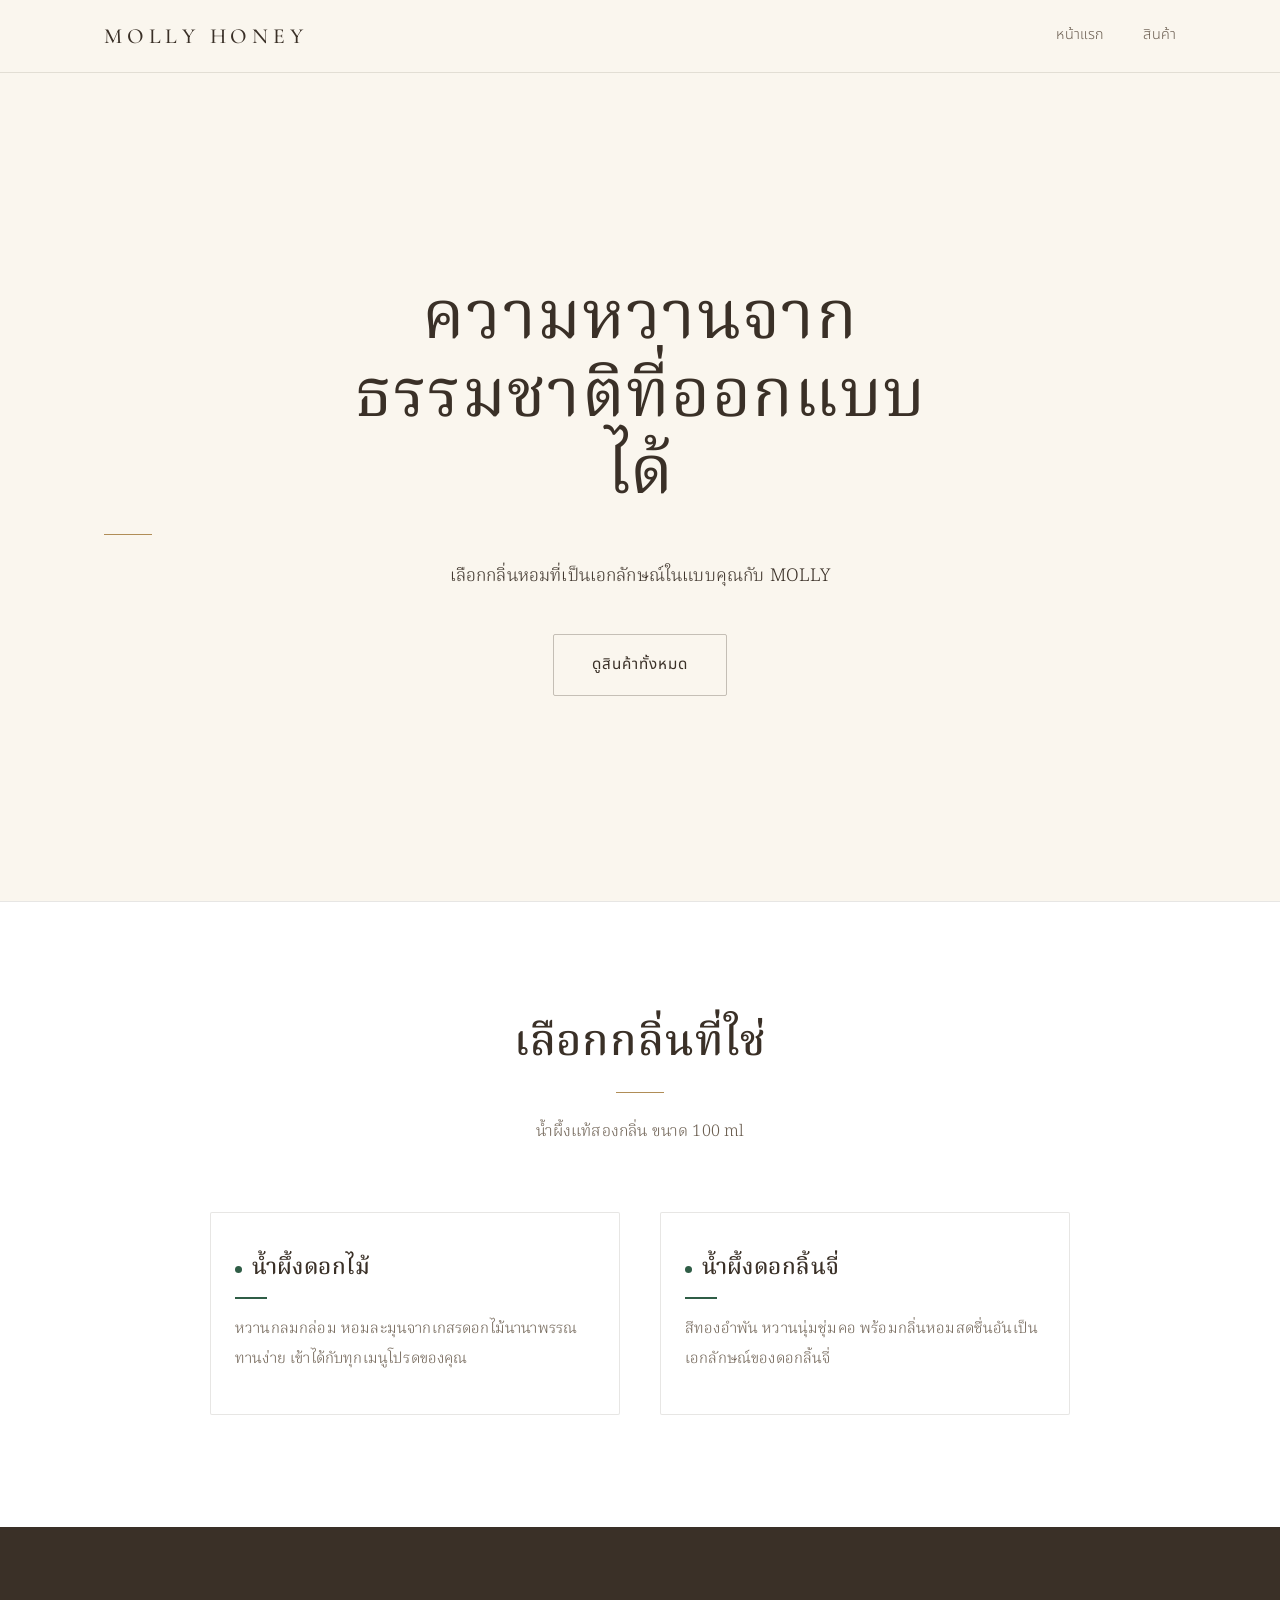
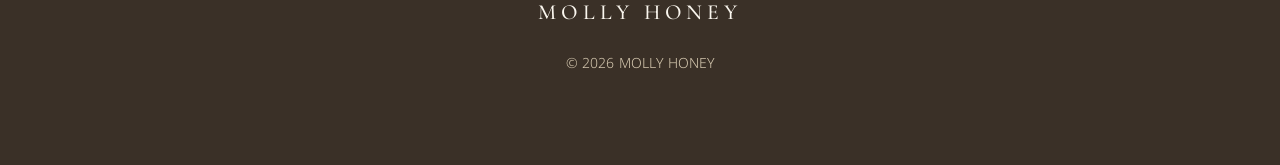
<file: index.html>
<!DOCTYPE html>
<html lang="th">
<head>
  <meta charset="UTF-8">
  <meta name="viewport" content="width=device-width, initial-scale=1">
  <title>MOLLY HONEY — น้ำผึ้งแท้เกรดพรีเมียม</title>
  <meta name="description" content="น้ำผึ้งแท้เกรดพรีเมียม หอมกรุ่นกลิ่นดอกไม้ธรรมชาติจาก MOLLY HONEY">
  <link rel="stylesheet" href="style.css">
  <style>
    /* สไตล์เฉพาะหน้าแรก */
    .hero {
      display: flex;
      align-items: center;
      justify-content: center;
      min-height: calc(100vh - 4.5rem);
      min-height: calc(100svh - 4.5rem);
      padding: var(--space-5) 0;
      text-align: center;
    }
    .hero h1 { max-width: 20ch; margin-left: auto; margin-right: auto; }
    .hero p { margin-left: auto; margin-right: auto; margin-bottom: var(--space-4); }

    .scent-grid {
      grid-template-columns: repeat(2, 1fr);
      max-width: 860px;
      margin: 0 auto;
    }
    .scent-card {
      padding: var(--space-4) var(--space-3);
      transition: border-color 0.25s;
    }
    .scent-card:hover { border-color: var(--gold); }
    .scent-card h3 { margin-bottom: 0; }
    .scent-card p { margin-bottom: 0; font-size: 0.95rem; }

    @media (max-width: 600px) {
      .hero { min-height: calc(100svh - 3.75rem); }
      .scent-grid { grid-template-columns: 1fr; }
    }
  </style>
</head>
<body>

  <header class="site-header">
    <div class="container">
      <a class="brand" href="index.html">MOLLY HONEY</a>
      <nav class="nav" aria-label="เมนูหลัก">
        <a href="index.html" aria-current="page">หน้าแรก</a>
        <a href="product.html">สินค้า</a>
      </nav>
    </div>
  </header>

  <main>
    <section class="hero">
      <div class="container">
        <h1>ความหวานจากธรรมชาติที่ออกแบบได้</h1>
        <span class="rule" aria-hidden="true"></span>
        <p class="lead">เลือกกลิ่นหอมที่เป็นเอกลักษณ์ในแบบคุณกับ MOLLY</p>
        <a class="btn" href="product.html">ดูสินค้าทั้งหมด</a>
      </div>
    </section>

    <section class="section section--white section--bordered" id="scents">
      <div class="container">
        <div class="section-head center">
          <h2>เลือกกลิ่นที่ใช่</h2>
          <span class="rule" aria-hidden="true"></span>
          <p>น้ำผึ้งแท้สองกลิ่น ขนาด 100 ml</p>
        </div>

        <div class="grid scent-grid">
          <a class="card scent-card mood-fresh" href="product.html?mood=molly-flower-100">
            <h3><span class="mood-dot" aria-hidden="true"></span>น้ำผึ้งดอกไม้</h3>
            <span class="mood-rule" aria-hidden="true"></span>
            <p>หวานกลมกล่อม หอมละมุนจากเกสรดอกไม้นานาพรรณ ทานง่าย เข้าได้กับทุกเมนูโปรดของคุณ</p>
          </a>

          <a class="card scent-card mood-fresh" href="product.html?mood=molly-lychee-100">
            <h3><span class="mood-dot" aria-hidden="true"></span>น้ำผึ้งดอกลิ้นจี่</h3>
            <span class="mood-rule" aria-hidden="true"></span>
            <p>สีทองอำพัน หวานนุ่มชุ่มคอ พร้อมกลิ่นหอมสดชื่นอันเป็นเอกลักษณ์ของดอกลิ้นจี่</p>
          </a>
        </div>
      </div>
    </section>
  </main>

  <footer class="site-footer">
    <div class="container center">
      <a class="brand" href="index.html">MOLLY HONEY</a>
      <p class="small" style="margin-top: var(--space-2); color: var(--beige);">© 2026 MOLLY HONEY</p>
    </div>
  </footer>

  <script src="script.js"></script>
</body>
</html>
</file>
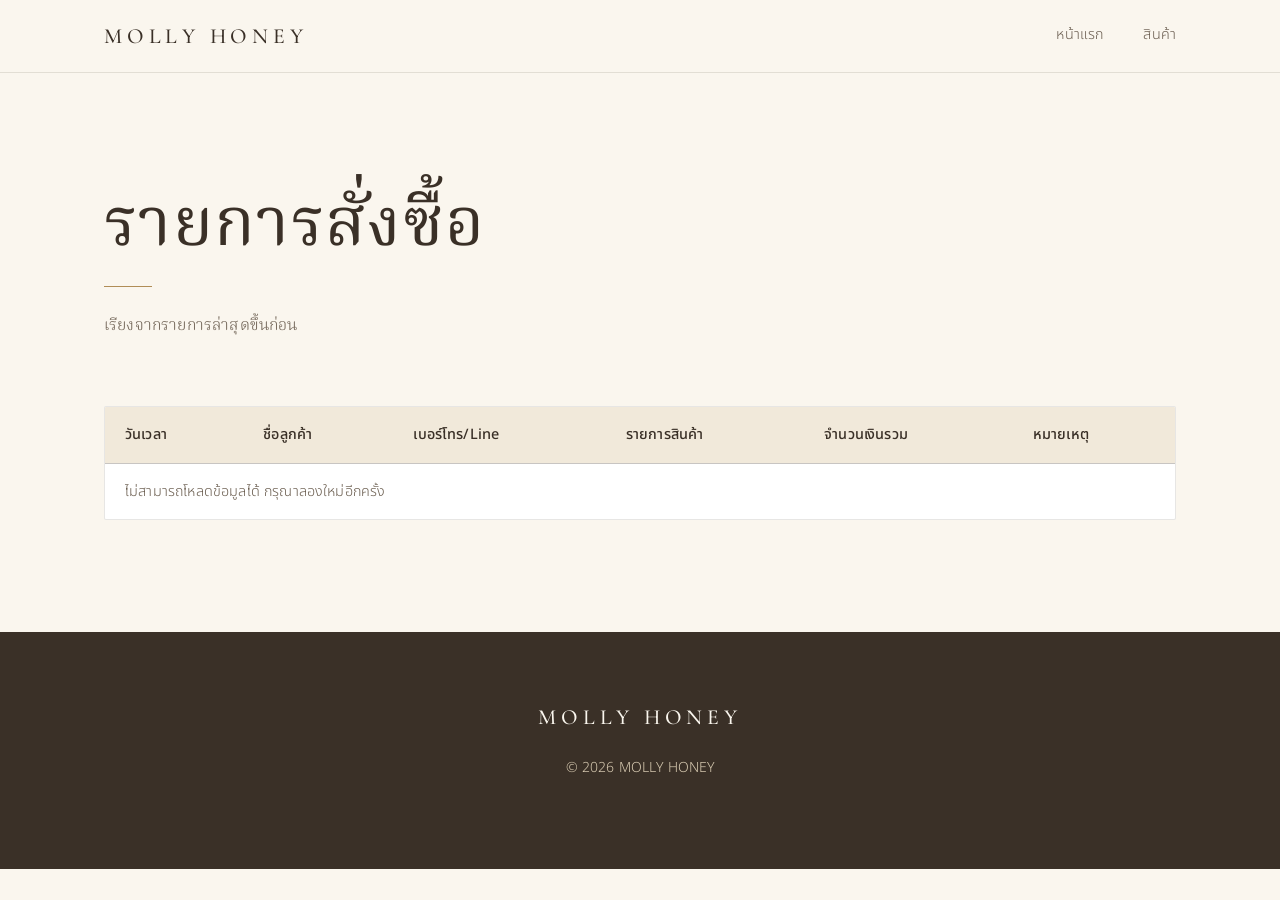
<file: admin.html>
<!DOCTYPE html>
<html lang="th">
<head>
  <meta charset="UTF-8">
  <meta name="viewport" content="width=device-width, initial-scale=1">
  <meta name="robots" content="noindex, nofollow">
  <title>รายการสั่งซื้อ — MOLLY HONEY</title>
  <link rel="stylesheet" href="style.css">
  <style>
    /* สไตล์เฉพาะหน้าแอดมิน */
    .table-wrap {
      overflow-x: auto;
      background: var(--white);
      border: 1px solid var(--line-soft);
      border-radius: var(--radius);
    }
    #ordersTable {
      width: 100%;
      min-width: 760px;
      border-collapse: collapse;
      font-family: var(--font-ui);
      font-size: 0.9rem;
      line-height: 1.6;
    }
    #ordersTable th,
    #ordersTable td {
      padding: 1rem 1.25rem;
      text-align: left;
      vertical-align: top;
      border-bottom: 1px solid var(--line-soft);
    }
    #ordersTable thead th {
      font-weight: 500;
      color: var(--ink);
      background: var(--cream-deep);
      border-bottom: 1px solid var(--line);
      white-space: nowrap;
    }
    #ordersTable tbody td { color: var(--ink-soft); }
    #ordersTable tbody td:first-child { white-space: nowrap; }
    #ordersTable tbody tr:last-child td { border-bottom: 0; }
    #ordersTable tbody tr:hover td { background: var(--cream); }
  </style>
</head>
<body>

  <header class="site-header">
    <div class="container">
      <a class="brand" href="index.html">MOLLY HONEY</a>
      <nav class="nav" aria-label="เมนูหลัก">
        <a href="index.html">หน้าแรก</a>
        <a href="product.html">สินค้า</a>
      </nav>
    </div>
  </header>

  <main class="section">
    <div class="container">
      <div class="section-head">
        <h1>รายการสั่งซื้อ</h1>
        <span class="rule" aria-hidden="true"></span>
        <p>เรียงจากรายการล่าสุดขึ้นก่อน</p>
      </div>

      <div class="table-wrap">
        <table id="ordersTable">
          <thead>
            <tr>
              <th>วันเวลา</th>
              <th>ชื่อลูกค้า</th>
              <th>เบอร์โทร/Line</th>
              <th>รายการสินค้า</th>
              <th>จำนวนเงินรวม</th>
              <th>หมายเหตุ</th>
            </tr>
          </thead>
          <tbody></tbody>
        </table>
      </div>
    </div>
  </main>

  <footer class="site-footer">
    <div class="container center">
      <a class="brand" href="index.html">MOLLY HONEY</a>
      <p class="small" style="margin-top: var(--space-2); color: var(--beige);">© 2026 MOLLY HONEY</p>
    </div>
  </footer>

  <script src="script.js"></script>
</body>
</html>
</file>
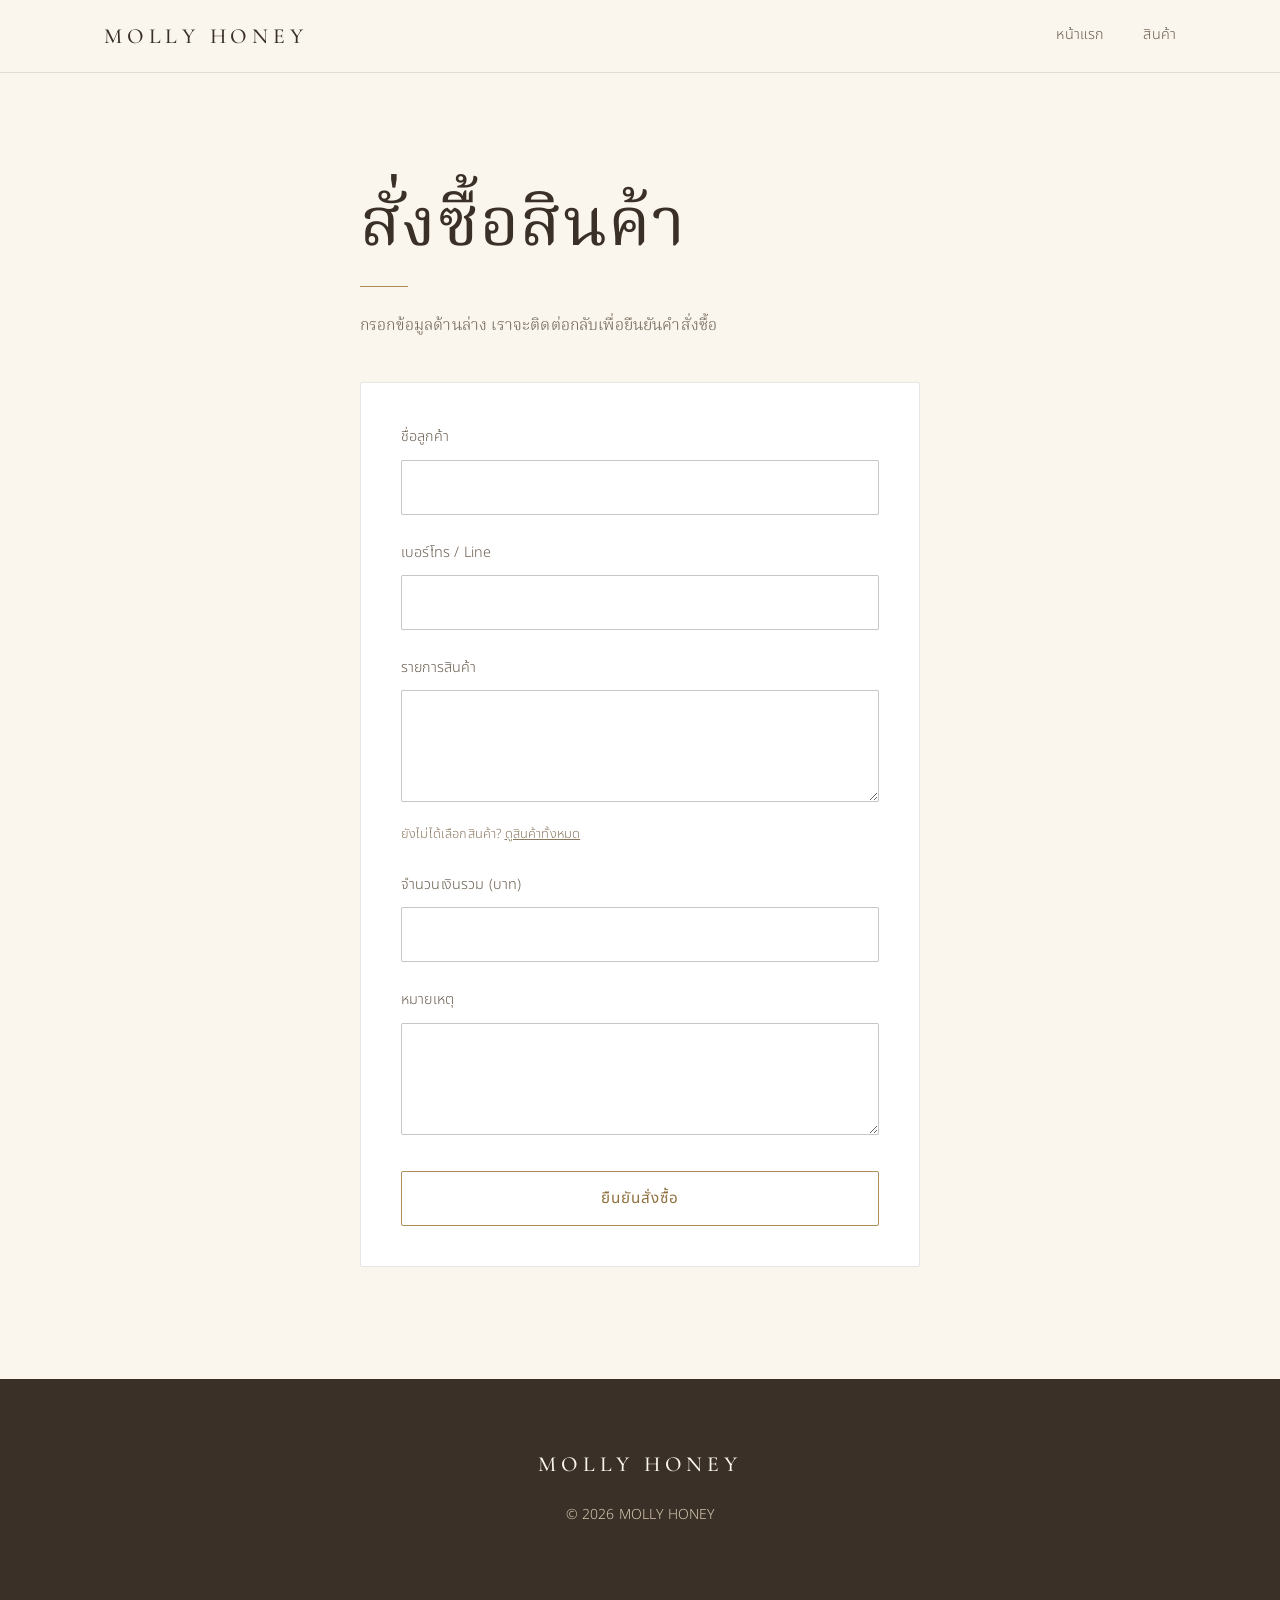
<file: order.html>
<!DOCTYPE html>
<html lang="th">
<head>
  <meta charset="UTF-8">
  <meta name="viewport" content="width=device-width, initial-scale=1">
  <title>สั่งซื้อ — MOLLY HONEY</title>
  <link rel="stylesheet" href="style.css">
  <style>
    /* สไตล์เฉพาะหน้าสั่งซื้อ */
    .order-wrap { max-width: 560px; margin: 0 auto; }
    .order-wrap .section-head { margin-bottom: var(--space-4); }
    .order-form { background: var(--white); border: 1px solid var(--line-soft); border-radius: var(--radius); padding: var(--space-4); }
    .field .hint { margin: var(--space-1) 0 0; font-family: var(--font-ui); font-size: 0.8rem; color: var(--beige-dark); }
    .order-form .btn { margin-top: var(--space-2); }
    .order-form .btn:disabled { opacity: 0.5; cursor: wait; }
    @media (max-width: 600px) {
      .order-form { padding: var(--space-3); }
    }
  </style>
</head>
<body>

  <header class="site-header">
    <div class="container">
      <a class="brand" href="index.html">MOLLY HONEY</a>
      <nav class="nav" aria-label="เมนูหลัก">
        <a href="index.html">หน้าแรก</a>
        <a href="product.html">สินค้า</a>
      </nav>
    </div>
  </header>

  <main class="section">
    <div class="container">
      <div class="order-wrap">
        <div class="section-head">
          <h1>สั่งซื้อสินค้า</h1>
          <span class="rule" aria-hidden="true"></span>
          <p>กรอกข้อมูลด้านล่าง เราจะติดต่อกลับเพื่อยืนยันคำสั่งซื้อ</p>
        </div>

        <form id="orderForm" class="order-form">
          <div class="field">
            <label for="customerName">ชื่อลูกค้า</label>
            <input type="text" id="customerName" name="customerName" autocomplete="name" required>
          </div>

          <div class="field">
            <label for="contact">เบอร์โทร / Line</label>
            <input type="text" id="contact" name="contact" autocomplete="tel" required>
          </div>

          <div class="field">
            <label for="items">รายการสินค้า</label>
            <textarea id="items" name="items" rows="2" required></textarea>
            <p class="hint">ยังไม่ได้เลือกสินค้า? <a href="product.html" style="text-decoration: underline;">ดูสินค้าทั้งหมด</a></p>
          </div>

          <div class="field">
            <label for="total">จำนวนเงินรวม (บาท)</label>
            <input type="number" id="total" name="total" min="0" step="any" inputmode="decimal" required>
          </div>

          <div class="field">
            <label for="note">หมายเหตุ</label>
            <textarea id="note" name="note"></textarea>
          </div>

          <button type="submit" class="btn btn--gold btn--block">ยืนยันสั่งซื้อ</button>
        </form>
      </div>
    </div>
  </main>

  <footer class="site-footer">
    <div class="container center">
      <a class="brand" href="index.html">MOLLY HONEY</a>
      <p class="small" style="margin-top: var(--space-2); color: var(--beige);">© 2026 MOLLY HONEY</p>
    </div>
  </footer>

  <script src="script.js"></script>
</body>
</html>
</file>
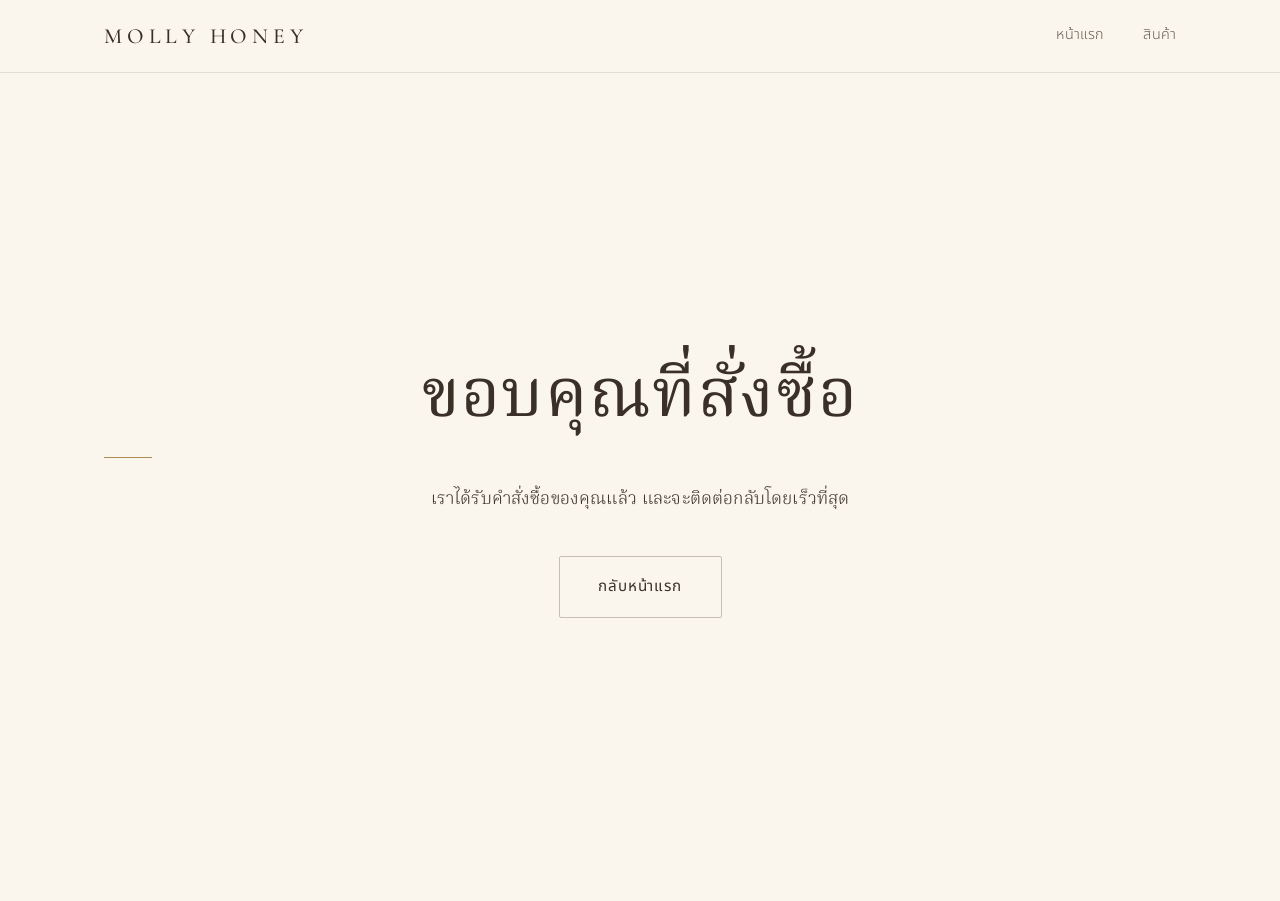
<file: thankyou.html>
<!DOCTYPE html>
<html lang="th">
<head>
  <meta charset="UTF-8">
  <meta name="viewport" content="width=device-width, initial-scale=1">
  <title>ขอบคุณที่สั่งซื้อ — MOLLY HONEY</title>
  <link rel="stylesheet" href="style.css">
  <style>
    /* สไตล์เฉพาะหน้าขอบคุณ */
    .thanks {
      display: flex;
      align-items: center;
      justify-content: center;
      min-height: calc(100vh - 4.5rem);
      min-height: calc(100svh - 4.5rem);
      padding: var(--space-5) 0;
      text-align: center;
    }
    .thanks p { margin-left: auto; margin-right: auto; margin-bottom: var(--space-4); }
    @media (max-width: 600px) {
      .thanks { min-height: calc(100svh - 3.75rem); }
    }
  </style>
</head>
<body>

  <header class="site-header">
    <div class="container">
      <a class="brand" href="index.html">MOLLY HONEY</a>
      <nav class="nav" aria-label="เมนูหลัก">
        <a href="index.html">หน้าแรก</a>
        <a href="product.html">สินค้า</a>
      </nav>
    </div>
  </header>

  <main class="thanks">
    <div class="container">
      <h1>ขอบคุณที่สั่งซื้อ</h1>
      <span class="rule" aria-hidden="true"></span>
      <p class="lead">เราได้รับคำสั่งซื้อของคุณแล้ว และจะติดต่อกลับโดยเร็วที่สุด</p>
      <a class="btn" href="index.html">กลับหน้าแรก</a>
    </div>
  </main>

</body>
</html>
</file>
<file: style.css>
/* ==========================================================
   MOLLY HONEY — Premium minimal theme
   ขาว · ครีม · เบจเข้ม · สีทองบรอนซ์อ่อนเป็นสีเน้น
   ========================================================== */

@import url("https://fonts.googleapis.com/css2?family=Cormorant+Garamond:ital,wght@0,400;0,500;0,600;1,400&family=Noto+Serif+Thai:wght@300;400;500;600&family=Noto+Sans+Thai:wght@300;400;500&display=swap");

:root {
  /* พื้นหลังและเนื้อหา */
  --white: #ffffff;
  --cream: #faf6ee;
  --cream-deep: #f1e9da;
  --beige: #d8cbb2;
  --beige-dark: #8a7860;
  --ink: #3a3027;
  --ink-soft: #6b5e50;

  /* สีเน้น: ทอง/บรอนซ์อ่อน */
  --gold: #b08d57;
  --gold-soft: #cdb286;
  --gold-deep: #8f6f3d;

  /* เส้นบางๆ สีเข้มนุ่มตา */
  --line: rgba(58, 48, 39, 0.28);
  --line-soft: rgba(58, 48, 39, 0.12);

  /* สีของ mood — ใช้เป็นจุดเล็กๆ เท่านั้น */
  --mood-fresh: #2f5d46;
  --mood-sweet: #7a5a8c;
  --mood-confident: #3f4f63;
  --mood-romance: #c97b7b;

  /* ฟอนต์ */
  --font-display: "Cormorant Garamond", "Noto Serif Thai", Georgia, serif;
  --font-body: "Noto Serif Thai", "Cormorant Garamond", Georgia, serif;
  --font-ui: "Noto Sans Thai", "Helvetica Neue", Arial, sans-serif;

  /* ระยะห่าง */
  --space-1: 0.5rem;
  --space-2: 1rem;
  --space-3: 1.5rem;
  --space-4: 2.5rem;
  --space-5: 4rem;
  --space-6: 7rem;

  --container: 1120px;
  --radius: 2px;
}

/* ---------- Reset ---------- */
*,
*::before,
*::after { box-sizing: border-box; }

html { scroll-behavior: smooth; -webkit-text-size-adjust: 100%; }

body {
  margin: 0;
  background: var(--cream);
  color: var(--ink);
  font-family: var(--font-body);
  font-size: 1rem;
  font-weight: 300;
  line-height: 1.95;
  letter-spacing: 0.01em;
  -webkit-font-smoothing: antialiased;
}

img { display: block; max-width: 100%; height: auto; }
a { color: inherit; text-decoration: none; }
ul { list-style: none; margin: 0; padding: 0; }

/* ---------- Typography ---------- */
h1, h2, h3, h4 {
  margin: 0 0 var(--space-3);
  font-family: var(--font-display);
  font-weight: 500;
  line-height: 1.25;
  letter-spacing: 0.02em;
  color: var(--ink);
}

h1 { font-size: clamp(2.4rem, 6vw, 4.2rem); font-weight: 400; line-height: 1.15; }
h2 { font-size: clamp(1.8rem, 4vw, 2.7rem); }
h3 { font-size: 1.4rem; }

p { margin: 0 0 var(--space-3); max-width: 62ch; color: var(--ink-soft); }

.lead { font-size: 1.1rem; color: var(--ink); }
.small { font-size: 0.875rem; }
.muted { color: var(--beige-dark); }
.center { text-align: center; }
.center p { margin-left: auto; margin-right: auto; }

/* เส้นทองสั้นใต้หัวข้อ */
.rule {
  display: block;
  width: 3rem;
  height: 1px;
  margin: var(--space-3) 0;
  background: var(--gold);
  border: 0;
}
.center .rule { margin-left: auto; margin-right: auto; }

/* ---------- Layout ---------- */
.container {
  width: 100%;
  max-width: var(--container);
  margin: 0 auto;
  padding: 0 var(--space-3);
}

.section { padding: var(--space-6) 0; }
.section--white { background: var(--white); }
.section--cream-deep { background: var(--cream-deep); }
.section--bordered { border-top: 1px solid var(--line-soft); }

.section-head { margin-bottom: var(--space-5); }

.grid {
  display: grid;
  gap: var(--space-4);
  grid-template-columns: repeat(auto-fit, minmax(260px, 1fr));
}

.split {
  display: grid;
  gap: var(--space-5);
  align-items: center;
  grid-template-columns: 1fr 1fr;
}

/* ---------- Header / Nav ---------- */
.site-header {
  position: sticky;
  top: 0;
  z-index: 50;
  background: rgba(250, 246, 238, 0.92);
  backdrop-filter: blur(8px);
  border-bottom: 1px solid var(--line-soft);
}

.site-header .container {
  display: flex;
  align-items: center;
  justify-content: space-between;
  min-height: 4.5rem;
}

.brand {
  font-family: var(--font-display);
  font-size: 1.35rem;
  font-weight: 500;
  letter-spacing: 0.22em;
  color: var(--ink);
}

.nav { display: flex; gap: var(--space-4); font-family: var(--font-ui); font-size: 0.9rem; }
.nav a { color: var(--ink-soft); padding: 0.25rem 0; border-bottom: 1px solid transparent; transition: color 0.2s, border-color 0.2s; }
.nav a:hover { color: var(--ink); border-bottom-color: var(--gold); }

/* ---------- Buttons ---------- */
.btn {
  display: inline-block;
  padding: 0.95rem 2.4rem;
  font-family: var(--font-ui);
  font-size: 0.95rem;
  font-weight: 400;
  letter-spacing: 0.06em;
  color: var(--ink);
  background: transparent;
  border: 1px solid var(--line);
  border-radius: var(--radius);
  cursor: pointer;
  transition: background 0.25s, color 0.25s, border-color 0.25s;
}
.btn:hover { background: var(--ink); color: var(--cream); border-color: var(--ink); }

.btn--gold { border-color: var(--gold); color: var(--gold-deep); }
.btn--gold:hover { background: var(--gold); border-color: var(--gold); color: var(--white); }

.btn--block { display: block; width: 100%; text-align: center; }

/* ---------- Product card ---------- */
.card {
  background: var(--white);
  border: 1px solid var(--line-soft);
  border-radius: var(--radius);
  padding: var(--space-3);
  display: flex;
  flex-direction: column;
}

.card__image {
  aspect-ratio: 4 / 5;
  width: 100%;
  object-fit: cover;
  background: var(--cream-deep);
  margin-bottom: var(--space-3);
}

.card__title { font-size: 1.35rem; margin-bottom: var(--space-1); }
.card__meta { font-family: var(--font-ui); font-size: 0.85rem; color: var(--beige-dark); margin-bottom: var(--space-2); }
.card__desc { font-size: 0.95rem; flex: 1; }
.card__price { font-family: var(--font-display); font-size: 1.6rem; color: var(--gold-deep); margin: var(--space-2) 0 var(--space-3); }
.card__price small { font-family: var(--font-ui); font-size: 0.8rem; color: var(--beige-dark); }

/* ---------- Mood: จุดเล็กๆ เท่านั้น ไม่ทาพื้นหลัง ---------- */
.mood-fresh    { --mood: var(--mood-fresh); }
.mood-sweet    { --mood: var(--mood-sweet); }
.mood-confident{ --mood: var(--mood-confident); }
.mood-romance  { --mood: var(--mood-romance); }

.mood-dot {
  display: inline-block;
  width: 7px;
  height: 7px;
  margin-right: 0.6rem;
  border-radius: 50%;
  background: var(--mood, var(--gold));
  vertical-align: middle;
}

/* เส้นสั้นใต้หัวข้อที่แตะสี mood */
.mood-rule {
  display: block;
  width: 2rem;
  height: 2px;
  margin: var(--space-2) 0;
  background: var(--mood, var(--gold));
  border: 0;
}

/* ---------- Form (ใช้กับฟอร์มสั่งซื้อ) ---------- */
.field { margin-bottom: var(--space-3); }

.field label {
  display: block;
  margin-bottom: var(--space-1);
  font-family: var(--font-ui);
  font-size: 0.9rem;
  color: var(--ink-soft);
}

.field input,
.field textarea,
.field select {
  width: 100%;
  padding: 0.85rem 1rem;
  font-family: var(--font-body);
  font-size: 1rem;
  color: var(--ink);
  background: var(--white);
  border: 1px solid var(--line);
  border-radius: var(--radius);
  transition: border-color 0.2s;
}

.field textarea { min-height: 7rem; resize: vertical; }
.field input:focus,
.field textarea:focus,
.field select:focus { outline: none; border-color: var(--gold); }

.form-message { font-family: var(--font-ui); font-size: 0.9rem; margin-top: var(--space-2); }
.form-message--ok { color: var(--mood-fresh); }
.form-message--error { color: #a14b4b; }

/* ---------- Footer ---------- */
.site-footer {
  padding: var(--space-5) 0;
  background: var(--ink);
  color: var(--beige);
  font-family: var(--font-ui);
  font-size: 0.875rem;
}
.site-footer .brand { color: var(--cream); }
.site-footer a:hover { color: var(--gold-soft); }

/* ---------- Accessibility ---------- */
:focus-visible { outline: 2px solid var(--gold); outline-offset: 3px; }

@media (prefers-reduced-motion: reduce) {
  html { scroll-behavior: auto; }
  *, *::before, *::after { transition: none !important; animation: none !important; }
}

/* ---------- Responsive ---------- */
@media (max-width: 860px) {
  :root { --space-5: 3rem; --space-6: 4.5rem; }
  .split { grid-template-columns: 1fr; gap: var(--space-4); }
}

@media (max-width: 600px) {
  body { font-size: 0.975rem; }
  .container { padding: 0 1.25rem; }
  .site-header .container { min-height: 3.75rem; }
  .brand { font-size: 1.1rem; letter-spacing: 0.16em; }
  .nav { gap: var(--space-3); font-size: 0.8rem; }
  .btn { width: 100%; text-align: center; }
  .grid { grid-template-columns: 1fr; }
}
</file>
